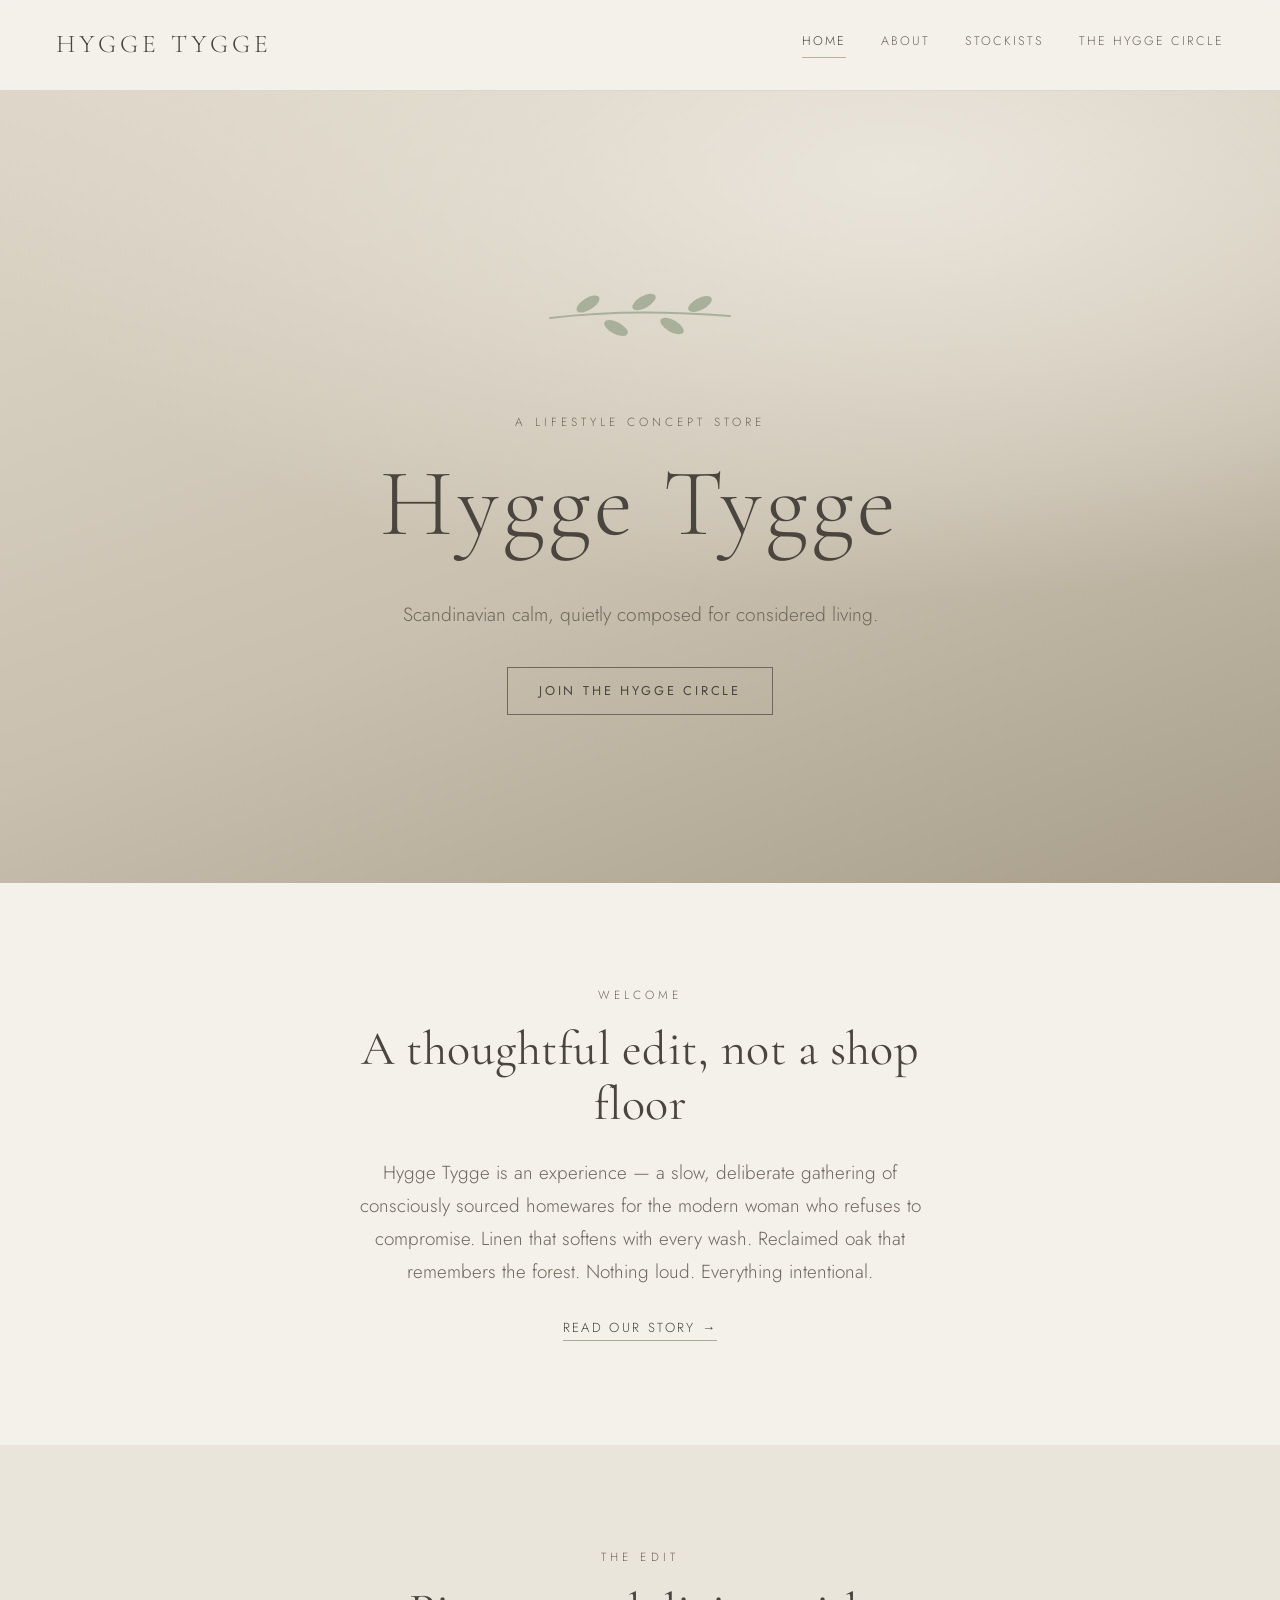
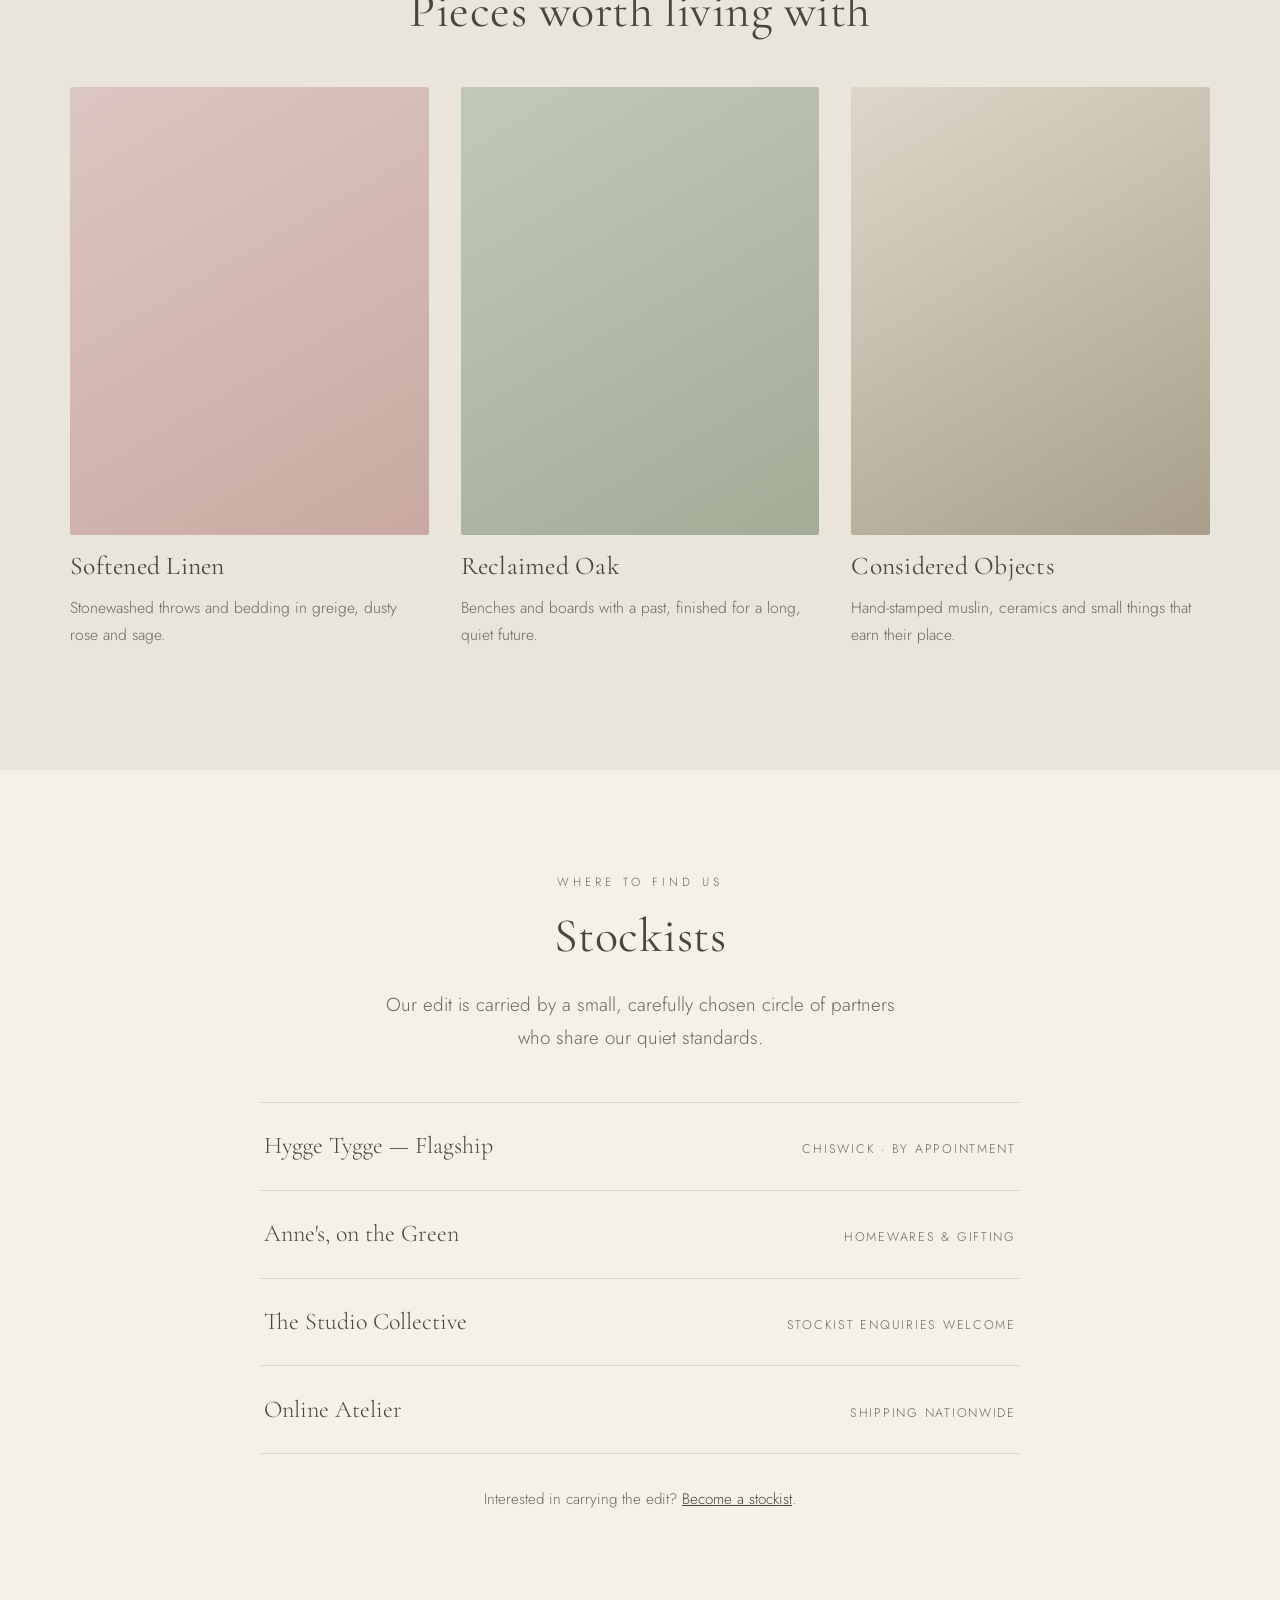
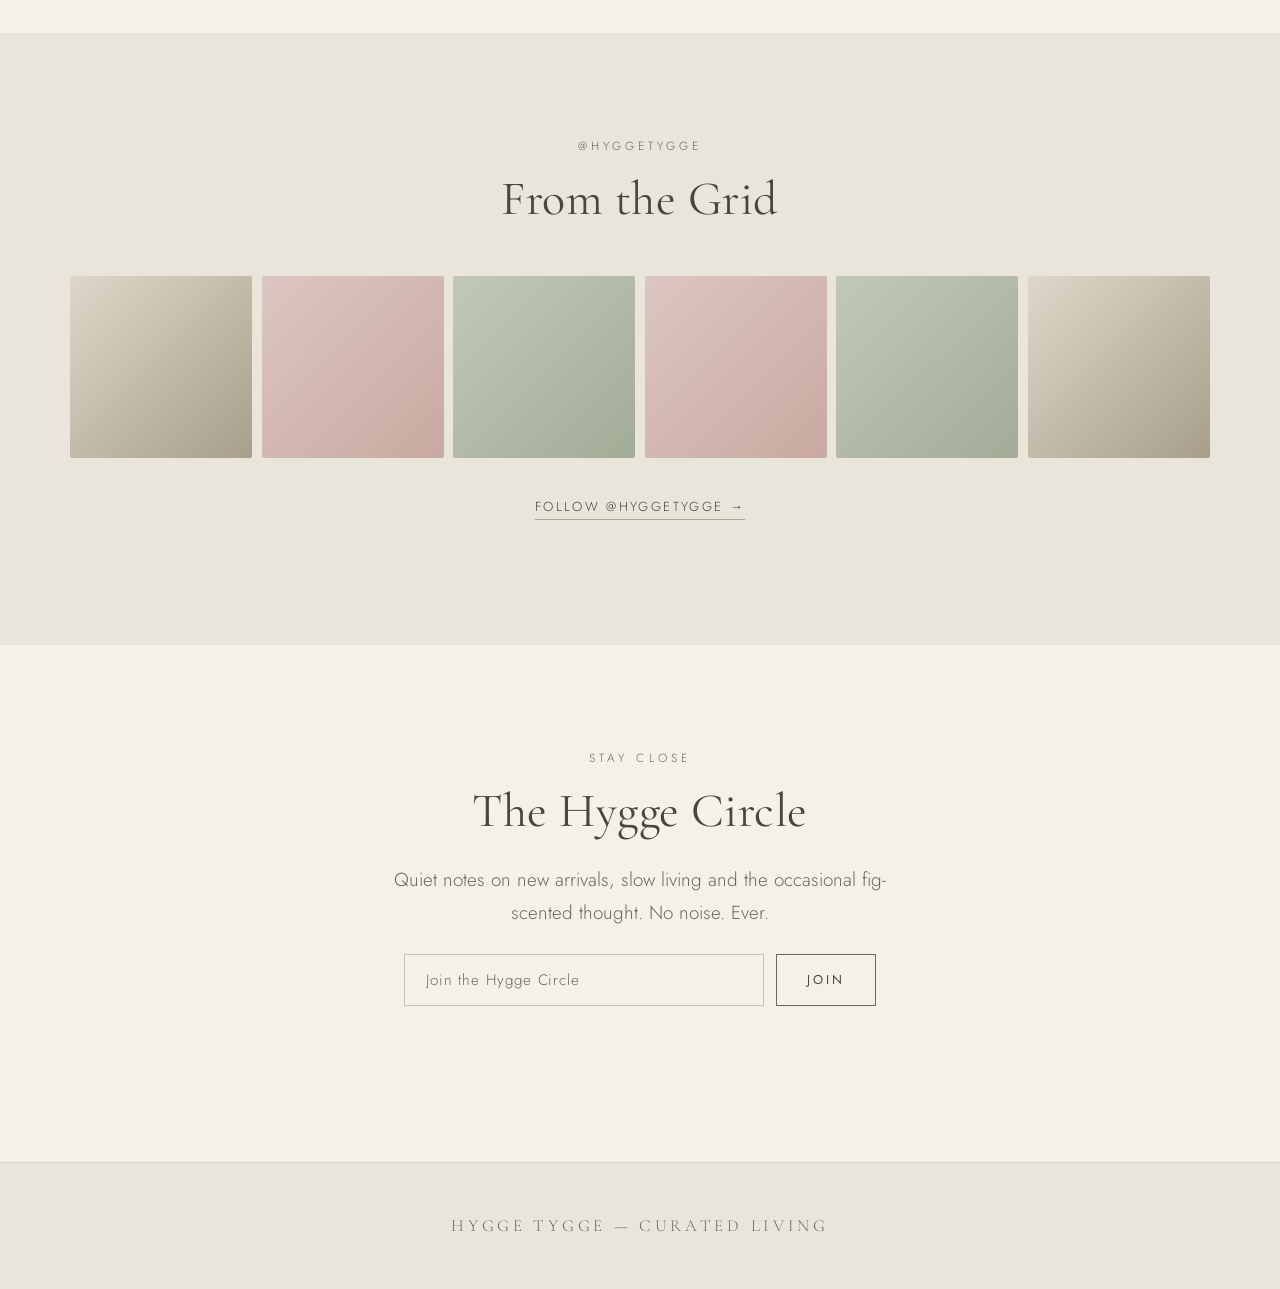
<file: index.html>
<!DOCTYPE html>
<html lang="en">
<head>
  <meta charset="UTF-8" />
  <meta name="viewport" content="width=device-width, initial-scale=1.0" />
  <title>Hygge Tygge — Curated Living</title>
  <meta name="description" content="A thoughtful edit of consciously sourced homewares. Scandinavian calm, curated living." />

  <link rel="preconnect" href="https://fonts.googleapis.com" />
  <link rel="preconnect" href="https://fonts.gstatic.com" crossorigin />
  <link href="https://fonts.googleapis.com/css2?family=Cormorant+Garamond:wght@300;400;500&family=Jost:wght@300;400;500&display=swap" rel="stylesheet" />
  <link rel="stylesheet" href="css/styles.css" />
</head>
<body>
  <!-- ===== Header ===== -->
  <header class="site-header" data-header>
    <a class="brand" href="index.html">Hygge&nbsp;Tygge</a>
    <button class="nav-toggle" aria-label="Open menu" aria-expanded="false" data-nav-toggle>
      <span></span><span></span><span></span>
    </button>
    <nav class="site-nav" data-nav>
      <a href="index.html" class="is-current">Home</a>
      <a href="about.html">About</a>
      <a href="#stockists">Stockists</a>
      <a href="#hygge-circle">The Hygge Circle</a>
    </nav>
  </header>

  <main>
    <!-- ===== Hero =====
         PLACEHOLDER IMAGERY: drop the final full-bleed linen + olive branch
         shot into css/styles.css under `.hero` (background-image). Until then
         the greige gradient + inline olive branch SVG stand in. -->
    <section class="hero">
      <div class="hero__inner">
        <svg class="hero__branch" viewBox="0 0 200 120" aria-hidden="true">
          <path d="M10 60 Q 90 50 190 58" fill="none" stroke="#A3AC97" stroke-width="2" stroke-linecap="round"/>
          <g fill="#A3AC97">
            <ellipse cx="48" cy="46" rx="13" ry="6" transform="rotate(-32 48 46)"/>
            <ellipse cx="76" cy="70" rx="13" ry="6" transform="rotate(28 76 70)"/>
            <ellipse cx="104" cy="44" rx="13" ry="6" transform="rotate(-30 104 44)"/>
            <ellipse cx="132" cy="68" rx="13" ry="6" transform="rotate(30 132 68)"/>
            <ellipse cx="160" cy="46" rx="13" ry="6" transform="rotate(-28 160 46)"/>
          </g>
        </svg>
        <p class="hero__eyebrow">A Lifestyle Concept Store</p>
        <h1 class="hero__title">Hygge Tygge</h1>
        <p class="hero__tagline">Scandinavian calm, quietly composed for considered living.</p>
        <a href="#hygge-circle" class="btn">Join the Hygge Circle</a>
      </div>
    </section>

    <!-- ===== Intro ===== -->
    <section class="section section--narrow">
      <p class="eyebrow">Welcome</p>
      <h2>A thoughtful edit, not a shop floor</h2>
      <p class="lede">
        Hygge Tygge is an experience — a slow, deliberate gathering of
        consciously sourced homewares for the modern woman who refuses to
        compromise. Linen that softens with every wash. Reclaimed oak that
        remembers the forest. Nothing loud. Everything intentional.
      </p>
      <a href="about.html" class="link-arrow">Read our story</a>
    </section>

    <!-- ===== Edit / featured ===== -->
    <section class="section section--tint">
      <div class="section__head">
        <p class="eyebrow">The Edit</p>
        <h2>Pieces worth living with</h2>
      </div>
      <div class="grid grid--3">
        <article class="card">
          <div class="card__media card__media--rose" aria-hidden="true"></div>
          <h3>Softened Linen</h3>
          <p>Stonewashed throws and bedding in greige, dusty rose and sage.</p>
        </article>
        <article class="card">
          <div class="card__media card__media--sage" aria-hidden="true"></div>
          <h3>Reclaimed Oak</h3>
          <p>Benches and boards with a past, finished for a long, quiet future.</p>
        </article>
        <article class="card">
          <div class="card__media card__media--greige" aria-hidden="true"></div>
          <h3>Considered Objects</h3>
          <p>Hand-stamped muslin, ceramics and small things that earn their place.</p>
        </article>
      </div>
    </section>

    <!-- ===== Stockists ===== -->
    <section class="section" id="stockists">
      <div class="section__head">
        <p class="eyebrow">Where to Find Us</p>
        <h2>Stockists</h2>
        <p class="lede lede--center">
          Our edit is carried by a small, carefully chosen circle of partners
          who share our quiet standards.
        </p>
      </div>
      <ul class="stockists">
        <li class="stockist">
          <span class="stockist__name">Hygge Tygge — Flagship</span>
          <span class="stockist__loc">Chiswick · By appointment</span>
        </li>
        <li class="stockist">
          <span class="stockist__name">Anne's, on the Green</span>
          <span class="stockist__loc">Homewares &amp; gifting</span>
        </li>
        <li class="stockist">
          <span class="stockist__name">The Studio Collective</span>
          <span class="stockist__loc">Stockist enquiries welcome</span>
        </li>
        <li class="stockist">
          <span class="stockist__name">Online Atelier</span>
          <span class="stockist__loc">Shipping nationwide</span>
        </li>
      </ul>
      <p class="stockists__note">
        Interested in carrying the edit? <a href="#hygge-circle">Become a stockist</a>.
      </p>
    </section>

    <!-- ===== Instagram feed =====
         INTEGRATION: this grid is a placeholder. Connect a live feed by either
         (a) the Instagram Basic Display API, or (b) an embed widget such as
         EmbedSocial / Behold. Render results into `.insta-grid` — markup per
         tile: <a class="insta-tile"><img ... /></a>. js/main.js has a stub. -->
    <section class="section section--tint" id="instagram">
      <div class="section__head">
        <p class="eyebrow">@hyggetygge</p>
        <h2>From the Grid</h2>
      </div>
      <div class="insta-grid" data-insta-grid>
        <a class="insta-tile insta-tile--greige" href="https://instagram.com/hyggetygge" aria-label="Instagram post"></a>
        <a class="insta-tile insta-tile--rose" href="https://instagram.com/hyggetygge" aria-label="Instagram post"></a>
        <a class="insta-tile insta-tile--sage" href="https://instagram.com/hyggetygge" aria-label="Instagram post"></a>
        <a class="insta-tile insta-tile--rose" href="https://instagram.com/hyggetygge" aria-label="Instagram post"></a>
        <a class="insta-tile insta-tile--sage" href="https://instagram.com/hyggetygge" aria-label="Instagram post"></a>
        <a class="insta-tile insta-tile--greige" href="https://instagram.com/hyggetygge" aria-label="Instagram post"></a>
      </div>
      <p class="insta-follow">
        <a class="link-arrow" href="https://instagram.com/hyggetygge">Follow @hyggetygge</a>
      </p>
    </section>

    <!-- ===== Newsletter ===== -->
    <section class="section section--narrow newsletter" id="hygge-circle">
      <p class="eyebrow">Stay Close</p>
      <h2>The Hygge Circle</h2>
      <p class="lede lede--center">
        Quiet notes on new arrivals, slow living and the occasional fig-scented
        thought. No noise. Ever.
      </p>
      <form class="newsletter__form" data-newsletter>
        <label class="visually-hidden" for="email">Email address</label>
        <input type="email" id="email" name="email" required
               placeholder="Join the Hygge Circle" autocomplete="email" />
        <button type="submit" class="btn">Join</button>
      </form>
      <p class="newsletter__msg" data-newsletter-msg role="status"></p>
    </section>
  </main>

  <!-- ===== Footer ===== -->
  <footer class="site-footer">
    <p>Hygge Tygge — Curated Living</p>
  </footer>

  <script src="js/main.js"></script>
</body>
</html>
</file>
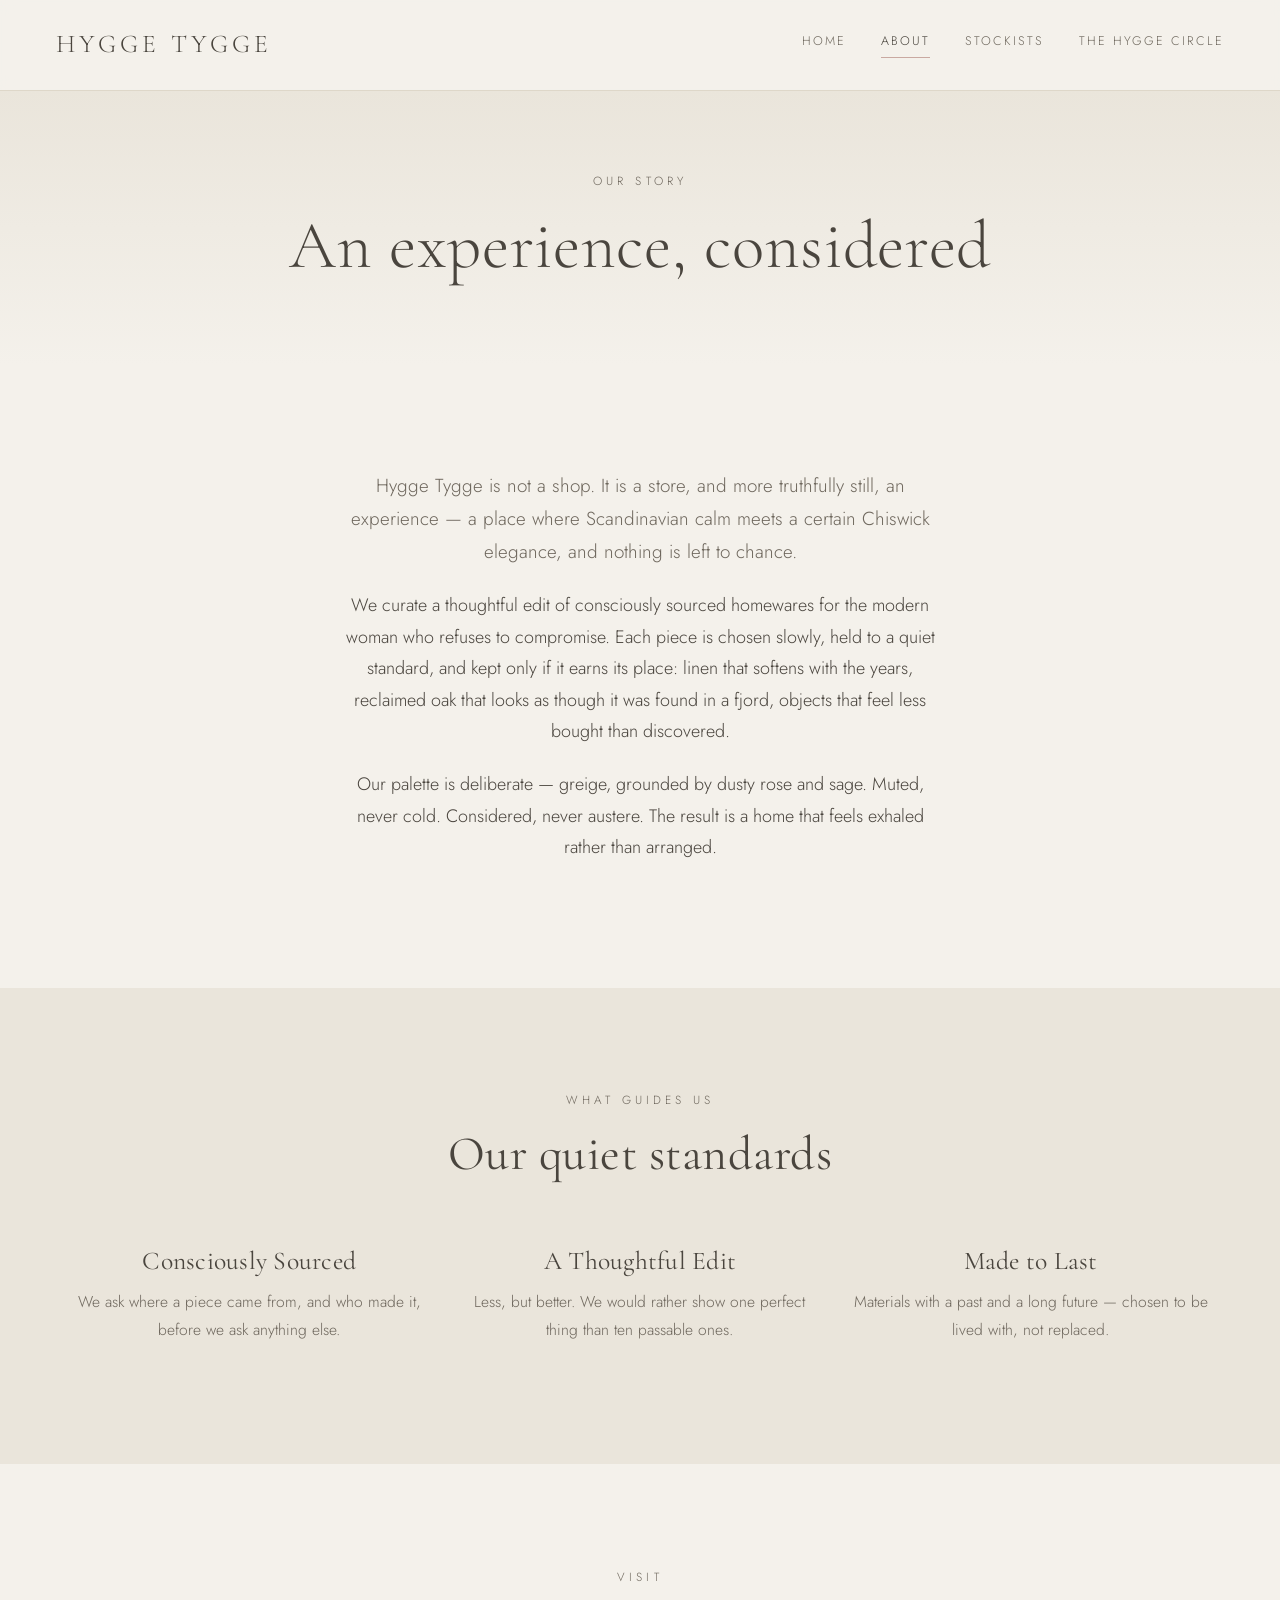
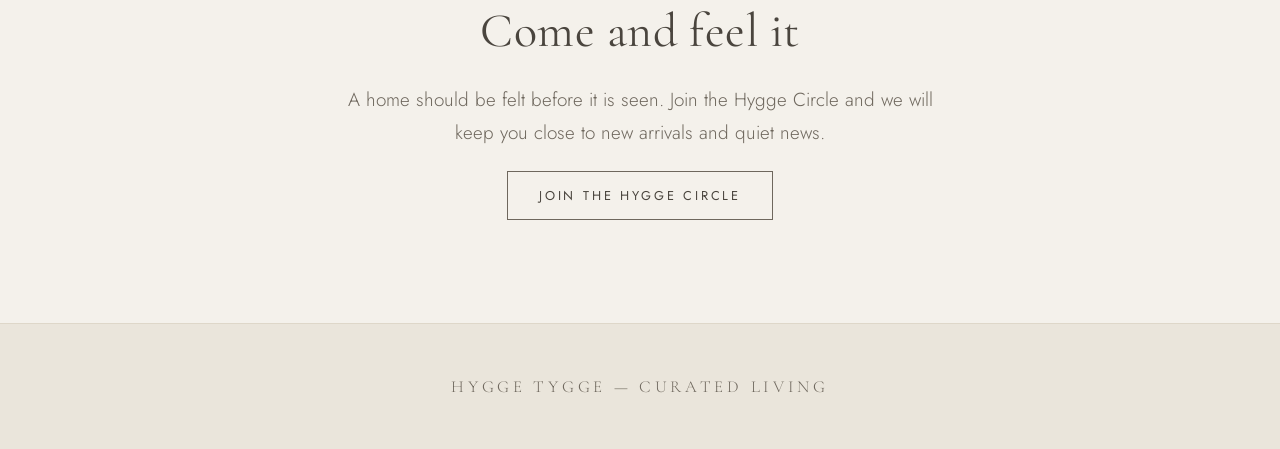
<file: about.html>
<!DOCTYPE html>
<html lang="en">
<head>
  <meta charset="UTF-8" />
  <meta name="viewport" content="width=device-width, initial-scale=1.0" />
  <title>About — Hygge Tygge</title>
  <meta name="description" content="The Hygge Tygge story — a curated, thoughtful edit of consciously sourced homewares." />

  <link rel="preconnect" href="https://fonts.googleapis.com" />
  <link rel="preconnect" href="https://fonts.gstatic.com" crossorigin />
  <link href="https://fonts.googleapis.com/css2?family=Cormorant+Garamond:wght@300;400;500&family=Jost:wght@300;400;500&display=swap" rel="stylesheet" />
  <link rel="stylesheet" href="css/styles.css" />
</head>
<body>
  <header class="site-header" data-header>
    <a class="brand" href="index.html">Hygge&nbsp;Tygge</a>
    <button class="nav-toggle" aria-label="Open menu" aria-expanded="false" data-nav-toggle>
      <span></span><span></span><span></span>
    </button>
    <nav class="site-nav" data-nav>
      <a href="index.html">Home</a>
      <a href="about.html" class="is-current">About</a>
      <a href="index.html#stockists">Stockists</a>
      <a href="index.html#hygge-circle">The Hygge Circle</a>
    </nav>
  </header>

  <main>
    <section class="page-hero">
      <p class="hero__eyebrow">Our Story</p>
      <h1 class="page-hero__title">An experience, considered</h1>
    </section>

    <section class="section section--narrow">
      <p class="lede">
        Hygge Tygge is not a shop. It is a store, and more truthfully still, an
        experience — a place where Scandinavian calm meets a certain Chiswick
        elegance, and nothing is left to chance.
      </p>
      <p>
        We curate a thoughtful edit of consciously sourced homewares for the
        modern woman who refuses to compromise. Each piece is chosen slowly,
        held to a quiet standard, and kept only if it earns its place: linen
        that softens with the years, reclaimed oak that looks as though it was
        found in a fjord, objects that feel less bought than discovered.
      </p>
      <p>
        Our palette is deliberate — greige, grounded by dusty rose and sage.
        Muted, never cold. Considered, never austere. The result is a home that
        feels exhaled rather than arranged.
      </p>
    </section>

    <section class="section section--tint">
      <div class="section__head">
        <p class="eyebrow">What Guides Us</p>
        <h2>Our quiet standards</h2>
      </div>
      <div class="grid grid--3">
        <article class="card card--plain">
          <h3>Consciously Sourced</h3>
          <p>We ask where a piece came from, and who made it, before we ask anything else.</p>
        </article>
        <article class="card card--plain">
          <h3>A Thoughtful Edit</h3>
          <p>Less, but better. We would rather show one perfect thing than ten passable ones.</p>
        </article>
        <article class="card card--plain">
          <h3>Made to Last</h3>
          <p>Materials with a past and a long future — chosen to be lived with, not replaced.</p>
        </article>
      </div>
    </section>

    <section class="section section--narrow">
      <p class="eyebrow">Visit</p>
      <h2>Come and feel it</h2>
      <p class="lede">
        A home should be felt before it is seen. Join the Hygge Circle and we
        will keep you close to new arrivals and quiet news.
      </p>
      <a href="index.html#hygge-circle" class="btn">Join the Hygge Circle</a>
    </section>
  </main>

  <footer class="site-footer">
    <p>Hygge Tygge — Curated Living</p>
  </footer>

  <script src="js/main.js"></script>
</body>
</html>
</file>
<file: css/styles.css>
/* =========================================================
   Hygge Tygge — Curated Living
   Palette: greige base, dusty rose + sage accents.
   No teal. Ever.
   ========================================================= */

:root {
  /* Greige — the heart of it. Not grey. Not beige. */
  --greige-50:  #F4F1EB;
  --greige-100: #EAE5DB;
  --greige-200: #DED7C9;
  --greige-300: #C9C0AF;
  --greige-500: #A89E8B;

  /* Accents */
  --rose:  #C9A9A1;   /* dusty rose */
  --rose-soft: #DCC6C1;
  --sage:  #A3AC97;   /* sage */
  --sage-soft: #C2C8B8;

  /* Ink */
  --ink:      #4A453E;
  --ink-soft: #6E675D;

  --maxw: 1140px;
  --ease: cubic-bezier(0.22, 1, 0.36, 1);
}

* { box-sizing: border-box; }

html { scroll-behavior: smooth; }

body {
  margin: 0;
  background: var(--greige-50);
  color: var(--ink);
  font-family: "Jost", "Helvetica Neue", Arial, sans-serif;
  font-weight: 300;
  font-size: 18px;
  line-height: 1.75;
  -webkit-font-smoothing: antialiased;
}

h1, h2, h3 {
  font-family: "Cormorant Garamond", Georgia, serif;
  font-weight: 400;
  line-height: 1.15;
  letter-spacing: 0.01em;
  color: var(--ink);
  margin: 0 0 0.5em;
}

p { margin: 0 0 1.2em; }
a { color: var(--ink); }

img { max-width: 100%; display: block; }

.visually-hidden {
  position: absolute; width: 1px; height: 1px;
  padding: 0; margin: -1px; overflow: hidden;
  clip: rect(0 0 0 0); white-space: nowrap; border: 0;
}

/* ---------- Buttons & links ---------- */
.btn {
  display: inline-block;
  font-family: "Jost", sans-serif;
  font-weight: 400;
  font-size: 0.8rem;
  letter-spacing: 0.22em;
  text-transform: uppercase;
  color: var(--ink);
  background: transparent;
  border: 1px solid var(--ink-soft);
  padding: 0.95em 2.4em;
  cursor: pointer;
  text-decoration: none;
  transition: background 0.4s var(--ease), color 0.4s var(--ease);
}
.btn:hover { background: var(--ink); color: var(--greige-50); }

.link-arrow {
  font-size: 0.82rem;
  letter-spacing: 0.18em;
  text-transform: uppercase;
  text-decoration: none;
  border-bottom: 1px solid var(--sage);
  padding-bottom: 3px;
}
.link-arrow::after { content: " \2192"; }

/* ---------- Header / nav ---------- */
.site-header {
  position: sticky; top: 0; z-index: 50;
  display: flex; align-items: center; justify-content: space-between;
  padding: 1.4rem clamp(1.25rem, 5vw, 3.5rem);
  background: rgba(244, 241, 235, 0.92);
  backdrop-filter: blur(8px);
  border-bottom: 1px solid var(--greige-200);
}
.brand {
  font-family: "Cormorant Garamond", serif;
  font-size: 1.6rem;
  letter-spacing: 0.16em;
  text-transform: uppercase;
  text-decoration: none;
  color: var(--ink);
}
.site-nav { display: flex; gap: 2.2rem; }
.site-nav a {
  font-size: 0.78rem;
  letter-spacing: 0.16em;
  text-transform: uppercase;
  text-decoration: none;
  color: var(--ink-soft);
  padding-bottom: 4px;
  border-bottom: 1px solid transparent;
  transition: color 0.3s var(--ease), border-color 0.3s var(--ease);
}
.site-nav a:hover,
.site-nav a.is-current { color: var(--ink); border-color: var(--rose); }

.nav-toggle {
  display: none;
  flex-direction: column; gap: 5px;
  background: none; border: 0; cursor: pointer;
  padding: 6px;
}
.nav-toggle span {
  width: 24px; height: 1.5px; background: var(--ink);
  transition: transform 0.3s var(--ease), opacity 0.3s var(--ease);
}
.nav-toggle[aria-expanded="true"] span:nth-child(1) { transform: translateY(6.5px) rotate(45deg); }
.nav-toggle[aria-expanded="true"] span:nth-child(2) { opacity: 0; }
.nav-toggle[aria-expanded="true"] span:nth-child(3) { transform: translateY(-6.5px) rotate(-45deg); }

/* ---------- Hero ---------- */
.hero {
  /* PLACEHOLDER: replace this gradient with the final linen photograph, e.g.
     background-image: url("../images/hero-linen.jpg");
     background-size: cover; background-position: center; */
  background:
    radial-gradient(120% 90% at 70% 10%, var(--greige-100), transparent 60%),
    linear-gradient(160deg, var(--greige-200) 0%, var(--greige-300) 55%, var(--greige-500) 100%);
  min-height: 88vh;
  display: flex; align-items: center; justify-content: center;
  text-align: center;
  padding: 6rem 1.5rem;
}
.hero__inner { max-width: 640px; }
.hero__branch { width: 200px; height: auto; margin: 0 auto 1.5rem; opacity: 0.9; }
.hero__eyebrow,
.eyebrow {
  font-size: 0.74rem;
  letter-spacing: 0.34em;
  text-transform: uppercase;
  color: var(--ink-soft);
  margin: 0 0 1rem;
}
.hero__title {
  font-size: clamp(3.4rem, 9vw, 6rem);
  font-weight: 300;
  letter-spacing: 0.04em;
  margin: 0 0 0.4em;
}
.hero__tagline {
  font-size: 1.2rem;
  color: var(--ink-soft);
  margin-bottom: 2.2rem;
}

/* ---------- Page hero (interior) ---------- */
.page-hero {
  text-align: center;
  padding: 5rem 1.5rem 3rem;
  background: linear-gradient(180deg, var(--greige-100), var(--greige-50));
}
.page-hero__title {
  font-size: clamp(2.6rem, 6vw, 4.2rem);
  font-weight: 300;
}

/* ---------- Sections ---------- */
.section {
  max-width: var(--maxw);
  margin: 0 auto;
  padding: clamp(3.5rem, 8vw, 6.5rem) clamp(1.25rem, 5vw, 3.5rem);
}
.section--narrow { max-width: 720px; text-align: center; }
.section--tint {
  max-width: none;
  background: var(--greige-100);
}
.section--tint > * { /* keep inner content constrained */ }
.section--tint .section__head,
.section--tint .grid,
.section--tint .insta-grid,
.section--tint .insta-follow {
  max-width: var(--maxw);
  margin-left: auto; margin-right: auto;
}

.section__head { text-align: center; margin-bottom: 3rem; }
.section h2 { font-size: clamp(2rem, 4.5vw, 3rem); }

.lede { font-size: 1.18rem; color: var(--ink-soft); }
.lede--center { max-width: 540px; margin-left: auto; margin-right: auto; }

/* ---------- Grid / cards ---------- */
.grid { display: grid; gap: 2rem; }
.grid--3 { grid-template-columns: repeat(3, 1fr); }

.card { text-align: left; }
.card--plain { text-align: center; }
.card h3 { font-size: 1.6rem; margin-top: 1rem; }
.card p { color: var(--ink-soft); font-size: 0.98rem; }

.card__media {
  aspect-ratio: 4 / 5;
  border-radius: 2px;
  /* PLACEHOLDER: swap these tints for real product photography. */
}
.card__media--rose   { background: linear-gradient(150deg, var(--rose-soft), var(--rose)); }
.card__media--sage   { background: linear-gradient(150deg, var(--sage-soft), var(--sage)); }
.card__media--greige { background: linear-gradient(150deg, var(--greige-200), var(--greige-500)); }

/* ---------- Stockists ---------- */
.stockists {
  list-style: none; margin: 0 auto; padding: 0;
  max-width: 760px;
}
.stockist {
  display: flex; justify-content: space-between; align-items: baseline;
  gap: 1.5rem;
  padding: 1.4rem 0.25rem;
  border-bottom: 1px solid var(--greige-200);
}
.stockist:first-child { border-top: 1px solid var(--greige-200); }
.stockist__name {
  font-family: "Cormorant Garamond", serif;
  font-size: 1.5rem;
}
.stockist__loc {
  font-size: 0.78rem;
  letter-spacing: 0.14em;
  text-transform: uppercase;
  color: var(--ink-soft);
  text-align: right;
}
.stockists__note {
  text-align: center; margin-top: 2rem;
  font-size: 0.95rem; color: var(--ink-soft);
}

/* ---------- Instagram grid ---------- */
.insta-grid {
  display: grid;
  grid-template-columns: repeat(6, 1fr);
  gap: 0.6rem;
}
.insta-tile {
  aspect-ratio: 1 / 1;
  display: block;
  border-radius: 2px;
  transition: opacity 0.4s var(--ease);
  /* PLACEHOLDER: replace tint backgrounds with <img> from the live feed. */
}
.insta-tile:hover { opacity: 0.78; }
.insta-tile--greige { background: linear-gradient(135deg, var(--greige-200), var(--greige-500)); }
.insta-tile--rose   { background: linear-gradient(135deg, var(--rose-soft), var(--rose)); }
.insta-tile--sage   { background: linear-gradient(135deg, var(--sage-soft), var(--sage)); }
.insta-follow { text-align: center; margin-top: 2rem; }

/* ---------- Newsletter ---------- */
.newsletter__form {
  display: flex; justify-content: center; gap: 0.75rem;
  flex-wrap: wrap;
  margin-top: 1.5rem;
}
.newsletter__form input {
  font-family: "Jost", sans-serif;
  font-weight: 300;
  font-size: 0.95rem;
  letter-spacing: 0.06em;
  padding: 0.95em 1.4em;
  width: min(360px, 100%);
  background: var(--greige-50);
  border: 1px solid var(--greige-300);
  color: var(--ink);
}
.newsletter__form input::placeholder { color: var(--ink-soft); }
.newsletter__form input:focus {
  outline: none; border-color: var(--sage);
}
.newsletter__msg {
  min-height: 1.4em; margin-top: 1rem;
  font-size: 0.9rem; letter-spacing: 0.04em; color: var(--sage);
}

/* ---------- Footer ---------- */
.site-footer {
  text-align: center;
  padding: 3rem 1.5rem;
  background: var(--greige-100);
  border-top: 1px solid var(--greige-200);
}
.site-footer p {
  margin: 0;
  font-family: "Cormorant Garamond", serif;
  font-size: 1.05rem;
  letter-spacing: 0.22em;
  text-transform: uppercase;
  color: var(--ink-soft);
}

/* ---------- Responsive ---------- */
@media (max-width: 860px) {
  .grid--3 { grid-template-columns: 1fr; max-width: 420px; margin-inline: auto; }
  .insta-grid { grid-template-columns: repeat(3, 1fr); }

  .nav-toggle { display: flex; }
  .site-nav {
    position: absolute; top: 100%; left: 0; right: 0;
    flex-direction: column; gap: 0;
    background: var(--greige-50);
    border-bottom: 1px solid var(--greige-200);
    max-height: 0; overflow: hidden;
    transition: max-height 0.4s var(--ease);
  }
  .site-nav.is-open { max-height: 320px; }
  .site-nav a {
    padding: 1rem clamp(1.25rem, 5vw, 3.5rem);
    border-bottom: 1px solid var(--greige-200);
  }
  .site-nav a:hover,
  .site-nav a.is-current { border-color: var(--greige-200); }
}

@media (max-width: 520px) {
  body { font-size: 17px; }
  .stockist { flex-direction: column; gap: 0.25rem; }
  .stockist__loc { text-align: left; }
}

@media (prefers-reduced-motion: reduce) {
  html { scroll-behavior: auto; }
  * { transition-duration: 0.01ms !important; }
}
</file>
